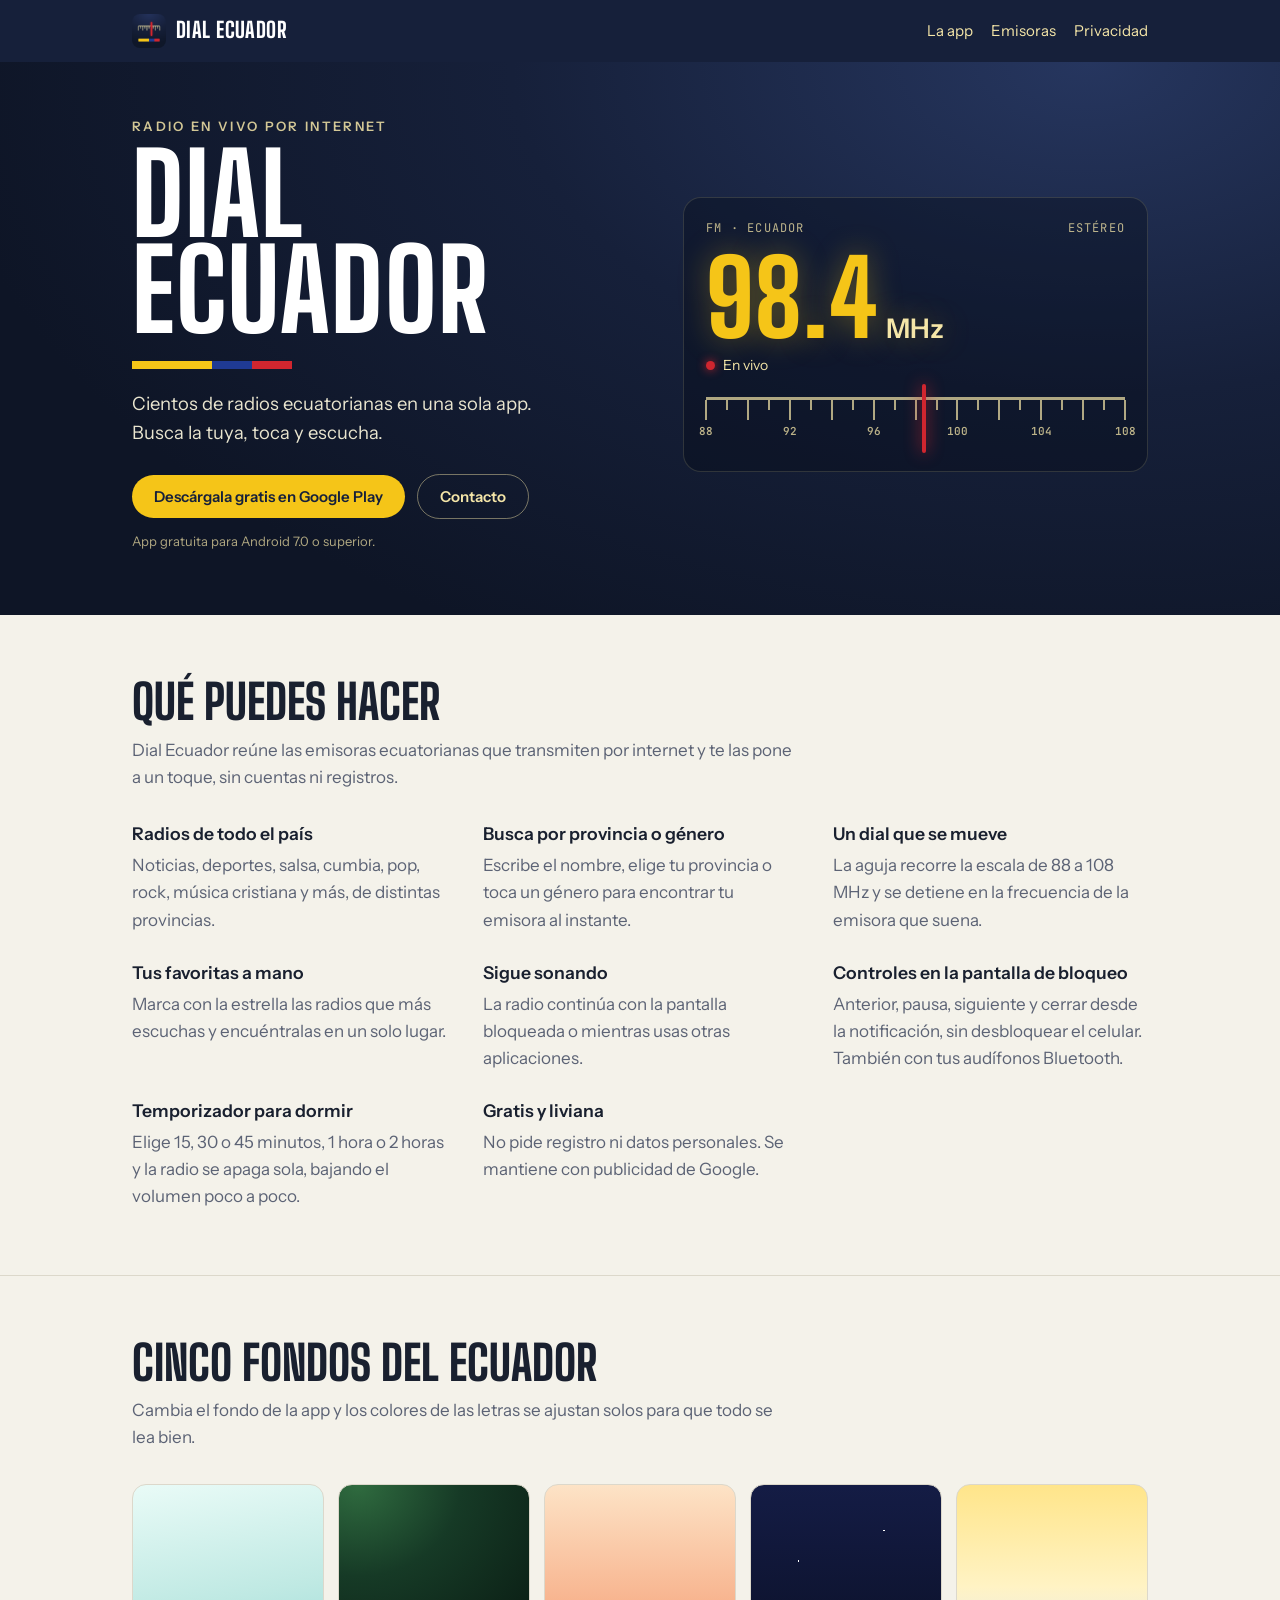
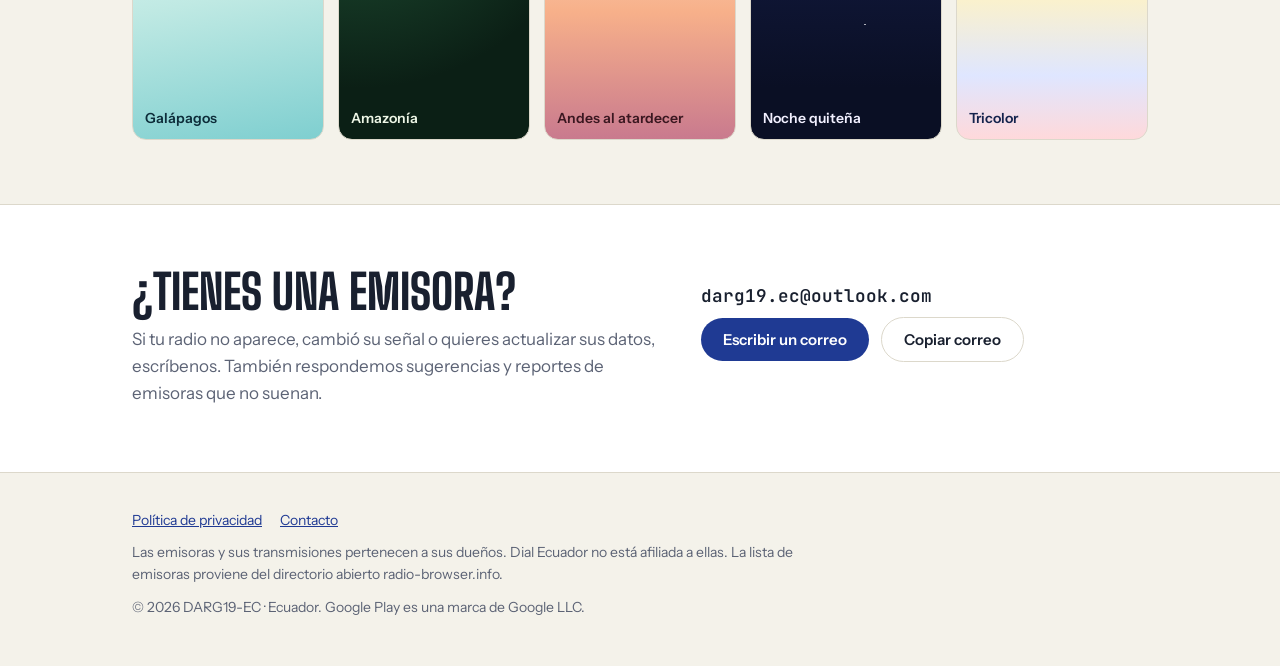
<file: index.html>
<!doctype html>
<html lang="es">
<head>
<meta charset="utf-8">
<meta name="viewport" content="width=device-width, initial-scale=1">
<title>Dial Ecuador · Radios del Ecuador en vivo</title>
<meta name="description" content="Dial Ecuador: app gratuita para Android con cientos de radios ecuatorianas en vivo. Busca por provincia o género, guarda favoritas y escucha sin registrarte.">
<meta property="og:title" content="Dial Ecuador · Radios del Ecuador en vivo">
<meta property="og:description" content="Las radios del Ecuador en vivo, en un solo dial.">
<meta property="og:image" content="img/compartir.png">
<meta name="theme-color" content="#16203a">
<link rel="icon" href="favicon.png">
<link rel="apple-touch-icon" href="apple-touch-icon.png">
<link rel="preconnect" href="https://fonts.googleapis.com">
<link rel="stylesheet" href="https://fonts.googleapis.com/css2?family=Big+Shoulders+Display:wght@800&family=Instrument+Sans:wght@400;600&family=JetBrains+Mono:wght@400;600&display=swap">
<link rel="stylesheet" href="estilos.css">
</head>
<body>

<header class="top">
  <div class="wrap">
    <a class="marca" href="./"><img src="img/icono-192.png" alt="">Dial Ecuador</a>
    <nav aria-label="Principal">
      <a href="#funciones">La app</a>
      <a href="#emisoras">Emisoras</a>
      <a href="privacidad.html">Privacidad</a>
    </nav>
  </div>
</header>

<main>
  <div class="hero">
    <div class="wrap">
      <div>
        <p class="kicker">Radio en vivo por internet</p>
        <h1>Dial<br>Ecuador</h1>
        <div class="tri"></div>
        <p class="lead">Cientos de radios ecuatorianas en una sola app. Busca la tuya, toca y escucha.</p>
        <div class="ctas">
          <a class="btn btn-pronto" href="https://play.google.com/store/apps/details?id=ec.dial.radio" target="_blank" rel="noopener">Descárgala gratis en Google Play</a>
          <a class="btn btn-linea" href="#emisoras">Contacto</a>
        </div>
        <p class="pronto-nota">App gratuita para Android 7.0 o superior.</p>
      </div>

      <div class="dial" aria-label="Dial de radio sintonizado en 98.4 megahertz">
        <div class="dial-top"><span>FM · Ecuador</span><span>Estéreo</span></div>
        <div class="freq">98.4<small>MHz</small></div>
        <div class="estado"><span class="vivo"></span>En vivo</div>
        <div class="escala" id="escala"><span class="aguja"></span></div>
      </div>
    </div>
  </div>

  <section id="funciones">
    <div class="wrap">
      <h2>Qué puedes hacer</h2>
      <p class="intro">Dial Ecuador reúne las emisoras ecuatorianas que transmiten por internet y te las pone a un toque, sin cuentas ni registros.</p>
      <div class="funciones">
        <div class="fn"><h3>Radios de todo el país</h3><p>Noticias, deportes, salsa, cumbia, pop, rock, música cristiana y más, de distintas provincias.</p></div>
        <div class="fn"><h3>Busca por provincia o género</h3><p>Escribe el nombre, elige tu provincia o toca un género para encontrar tu emisora al instante.</p></div>
        <div class="fn"><h3>Un dial que se mueve</h3><p>La aguja recorre la escala de 88 a 108 MHz y se detiene en la frecuencia de la emisora que suena.</p></div>
        <div class="fn"><h3>Tus favoritas a mano</h3><p>Marca con la estrella las radios que más escuchas y encuéntralas en un solo lugar.</p></div>
        <div class="fn"><h3>Sigue sonando</h3><p>La radio continúa con la pantalla bloqueada o mientras usas otras aplicaciones.</p></div>
        <div class="fn"><h3>Controles en la pantalla de bloqueo</h3><p>Anterior, pausa, siguiente y cerrar desde la notificación, sin desbloquear el celular. También con tus audífonos Bluetooth.</p></div>
        <div class="fn"><h3>Temporizador para dormir</h3><p>Elige 15, 30 o 45 minutos, 1 hora o 2 horas y la radio se apaga sola, bajando el volumen poco a poco.</p></div>
        <div class="fn"><h3>Gratis y liviana</h3><p>No pide registro ni datos personales. Se mantiene con publicidad de Google.</p></div>
      </div>
    </div>
  </section>

  <section class="fondos">
    <div class="wrap">
      <h2>Cinco fondos del Ecuador</h2>
      <p class="intro">Cambia el fondo de la app y los colores de las letras se ajustan solos para que todo se lea bien.</p>
      <div class="muestras">
        <div class="muestra m-gal">Galápagos</div>
        <div class="muestra m-ama">Amazonía</div>
        <div class="muestra m-and">Andes al atardecer</div>
        <div class="muestra m-noc">Noche quiteña</div>
        <div class="muestra m-tri">Tricolor</div>
      </div>
    </div>
  </section>

  <section class="emisoras" id="emisoras">
    <div class="wrap">
      <div>
        <h2>¿Tienes una emisora?</h2>
        <p class="intro" style="margin:0">Si tu radio no aparece, cambió su señal o quieres actualizar sus datos, escríbenos. También respondemos sugerencias y reportes de emisoras que no suenan.</p>
      </div>
      <div class="contacto">
        <span class="correo" id="correo">darg19.ec@outlook.com</span>
        <div class="ctas">
          <a class="btn btn-azul" href="mailto:darg19.ec@outlook.com?subject=Dial%20Ecuador">Escribir un correo</a>
          <button class="btn btn-linea" style="color:var(--fg);border-color:var(--line)" id="copiar" type="button">Copiar correo</button>
        </div>
        <span class="copiado" id="copiado" aria-live="polite"></span>
      </div>
    </div>
  </section>
</main>

<footer>
  <div class="wrap">
    <nav aria-label="Pie"><a href="privacidad.html">Política de privacidad</a><a href="#emisoras">Contacto</a></nav>
    <p>Las emisoras y sus transmisiones pertenecen a sus dueños. Dial Ecuador no está afiliada a ellas. La lista de emisoras proviene del directorio abierto radio-browser.info.</p>
    <p>© 2026 DARG19-EC · Ecuador. Google Play es una marca de Google LLC.</p>
  </div>
</footer>

<script>
// escala del dial: 88 a 108 MHz
(function(){
  const e=document.getElementById("escala");let h="";
  for(let f=88;f<=108;f++){const x=(f-88)/20*100;h+=`<i style="left:${x}%;height:${f%2===0?20:10}px"></i>`;if(f%4===0)h+=`<b style="left:${x}%">${f}</b>`}
  e.insertAdjacentHTML("afterbegin",h);
})();
// copiar correo
document.getElementById("copiar").addEventListener("click",()=>{
  const t="darg19.ec@outlook.com",msg=document.getElementById("copiado");
  const sel=()=>{const r=document.createRange();r.selectNodeContents(document.getElementById("correo"));const s=getSelection();s.removeAllRanges();s.addRange(r);msg.textContent="Correo seleccionado: cópialo con Ctrl+C."};
  try{navigator.clipboard.writeText(t).then(()=>msg.textContent="Correo copiado.",sel)}catch(e){sel()}
});
</script>
</body>
</html>
</file>
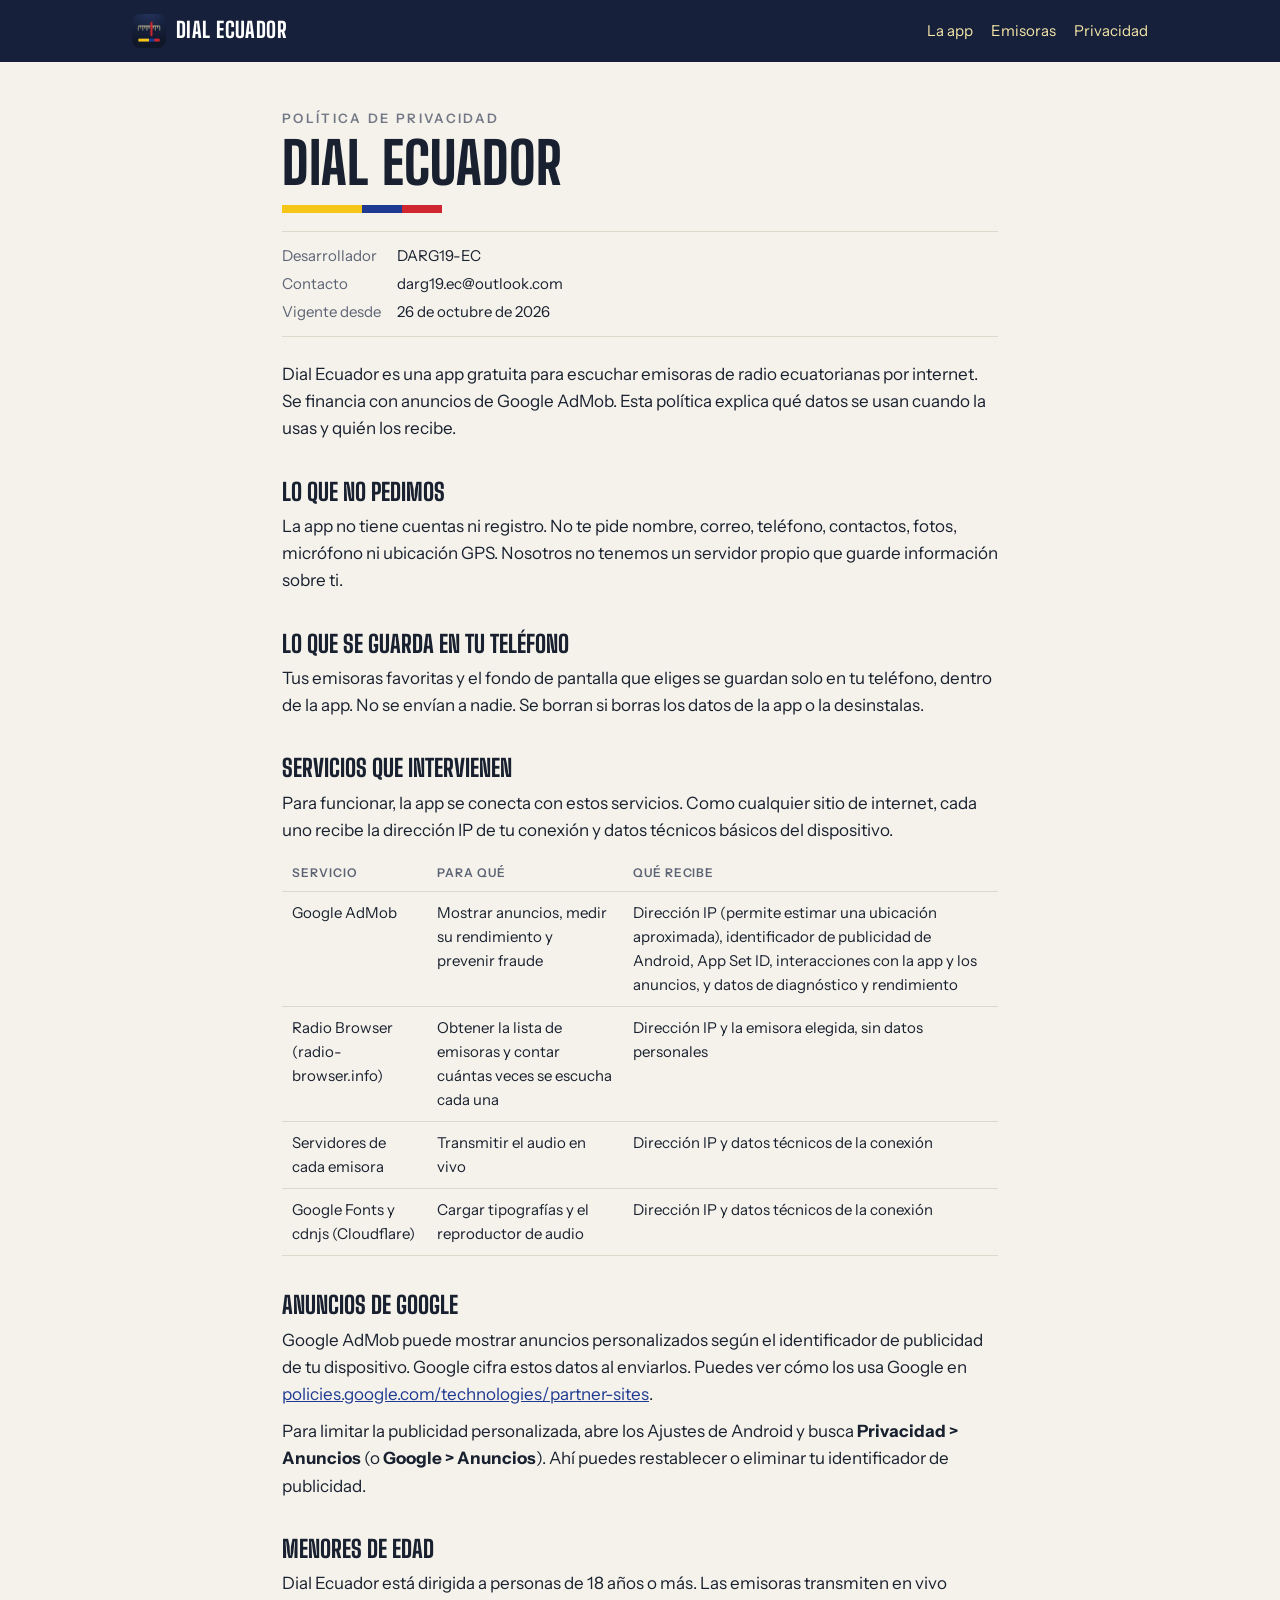
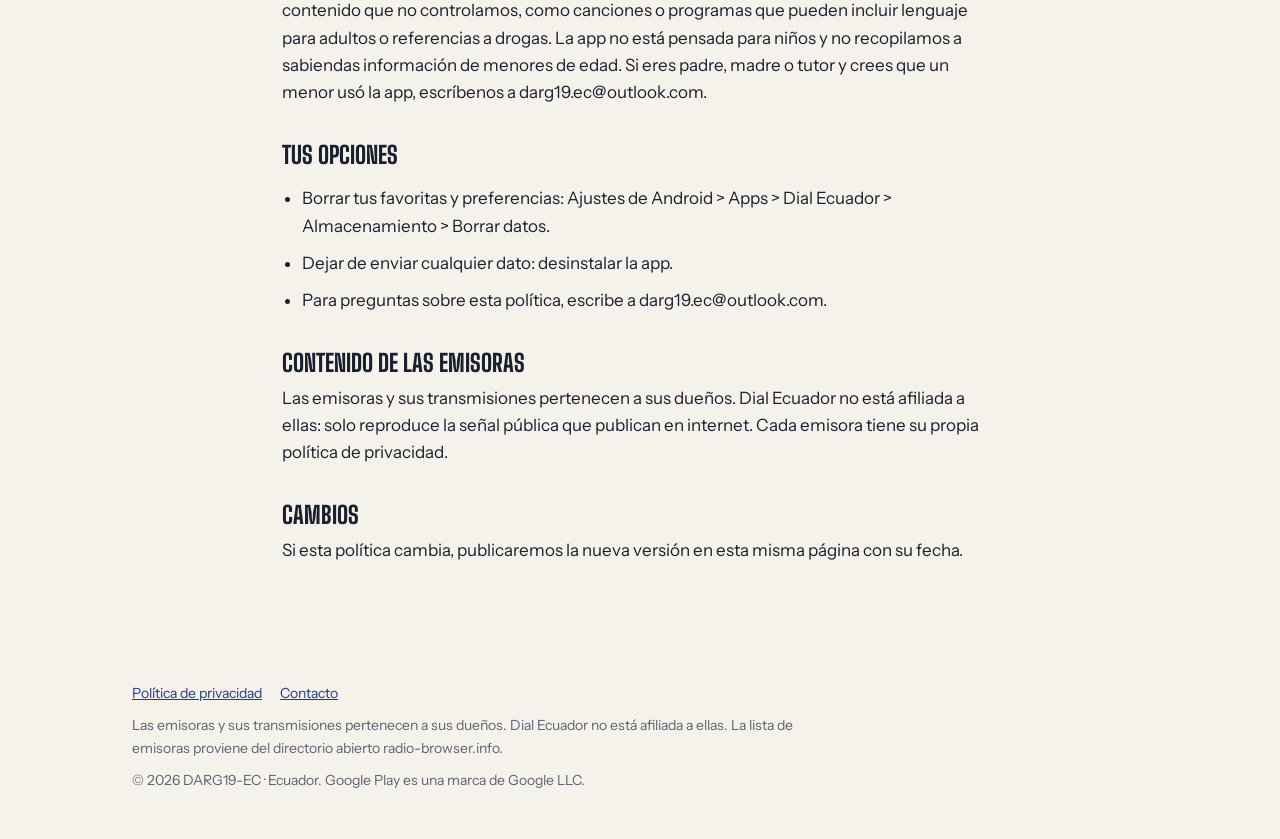
<file: privacidad.html>
<!doctype html>
<html lang="es">
<head>
<meta charset="utf-8">
<meta name="viewport" content="width=device-width, initial-scale=1">
<title>Política de privacidad · Dial Ecuador</title>
<meta name="description" content="Dial Ecuador: app gratuita para Android con cientos de radios ecuatorianas en vivo. Busca por provincia o género, guarda favoritas y escucha sin registrarte.">
<meta property="og:title" content="Dial Ecuador · Radios del Ecuador en vivo">
<meta property="og:description" content="Las radios del Ecuador en vivo, en un solo dial.">
<meta property="og:image" content="img/compartir.png">
<meta name="theme-color" content="#16203a">
<link rel="icon" href="favicon.png">
<link rel="apple-touch-icon" href="apple-touch-icon.png">
<link rel="preconnect" href="https://fonts.googleapis.com">
<link rel="stylesheet" href="https://fonts.googleapis.com/css2?family=Big+Shoulders+Display:wght@800&family=Instrument+Sans:wght@400;600&family=JetBrains+Mono:wght@400;600&display=swap">
<link rel="stylesheet" href="estilos.css">
</head>
<body>

<header class="top">
  <div class="wrap">
    <a class="marca" href="./"><img src="img/icono-192.png" alt="">Dial Ecuador</a>
    <nav aria-label="Principal">
      <a href="./#funciones">La app</a>
      <a href="./#emisoras">Emisoras</a>
      <a href="privacidad.html">Privacidad</a>
    </nav>
  </div>
</header>

<main class="texto">
  <p class="kicker" style="color:var(--muted)">Política de privacidad</p>
  <h1>Dial Ecuador</h1>
  <div class="tri" style="margin:16px 0 0"></div>

  <dl class="meta">
    <dt>Desarrollador</dt><dd>DARG19-EC</dd>
    <dt>Contacto</dt><dd>darg19.ec@outlook.com</dd>
    <dt>Vigente desde</dt><dd>26 de octubre de 2026</dd>
  </dl>

  <p>Dial Ecuador es una app gratuita para escuchar emisoras de radio ecuatorianas por internet. Se financia con anuncios de Google AdMob. Esta política explica qué datos se usan cuando la usas y quién los recibe.</p>

  <h2>Lo que no pedimos</h2>
  <p>La app no tiene cuentas ni registro. No te pide nombre, correo, teléfono, contactos, fotos, micrófono ni ubicación GPS. Nosotros no tenemos un servidor propio que guarde información sobre ti.</p>

  <h2>Lo que se guarda en tu teléfono</h2>
  <p>Tus emisoras favoritas y el fondo de pantalla que eliges se guardan solo en tu teléfono, dentro de la app. No se envían a nadie. Se borran si borras los datos de la app o la desinstalas.</p>

  <h2>Servicios que intervienen</h2>
  <p>Para funcionar, la app se conecta con estos servicios. Como cualquier sitio de internet, cada uno recibe la dirección IP de tu conexión y datos técnicos básicos del dispositivo.</p>
  <div class="tabla">
    <table>
      <thead><tr><th>Servicio</th><th>Para qué</th><th>Qué recibe</th></tr></thead>
      <tbody>
        <tr><td>Google AdMob</td><td>Mostrar anuncios, medir su rendimiento y prevenir fraude</td><td>Dirección IP (permite estimar una ubicación aproximada), identificador de publicidad de Android, App Set ID, interacciones con la app y los anuncios, y datos de diagnóstico y rendimiento</td></tr>
        <tr><td>Radio Browser (radio-browser.info)</td><td>Obtener la lista de emisoras y contar cuántas veces se escucha cada una</td><td>Dirección IP y la emisora elegida, sin datos personales</td></tr>
        <tr><td>Servidores de cada emisora</td><td>Transmitir el audio en vivo</td><td>Dirección IP y datos técnicos de la conexión</td></tr>
        <tr><td>Google Fonts y cdnjs (Cloudflare)</td><td>Cargar tipografías y el reproductor de audio</td><td>Dirección IP y datos técnicos de la conexión</td></tr>
      </tbody>
    </table>
  </div>

  <h2>Anuncios de Google</h2>
  <p>Google AdMob puede mostrar anuncios personalizados según el identificador de publicidad de tu dispositivo. Google cifra estos datos al enviarlos. Puedes ver cómo los usa Google en <a href="https://policies.google.com/technologies/partner-sites" target="_blank" rel="noopener">policies.google.com/technologies/partner-sites</a>.</p>
  <p>Para limitar la publicidad personalizada, abre los Ajustes de Android y busca <strong>Privacidad &gt; Anuncios</strong> (o <strong>Google &gt; Anuncios</strong>). Ahí puedes restablecer o eliminar tu identificador de publicidad.</p>

  <h2>Menores de edad</h2>
  <p>Dial Ecuador está dirigida a personas de 18 años o más. Las emisoras transmiten en vivo contenido que no controlamos, como canciones o programas que pueden incluir lenguaje para adultos o referencias a drogas. La app no está pensada para niños y no recopilamos a sabiendas información de menores de edad. Si eres padre, madre o tutor y crees que un menor usó la app, escríbenos a darg19.ec@outlook.com.</p>

  <h2>Tus opciones</h2>
  <ul>
    <li>Borrar tus favoritas y preferencias: Ajustes de Android &gt; Apps &gt; Dial Ecuador &gt; Almacenamiento &gt; Borrar datos.</li>
    <li>Dejar de enviar cualquier dato: desinstalar la app.</li>
    <li>Para preguntas sobre esta política, escribe a darg19.ec@outlook.com.</li>
  </ul>

  <h2>Contenido de las emisoras</h2>
  <p>Las emisoras y sus transmisiones pertenecen a sus dueños. Dial Ecuador no está afiliada a ellas: solo reproduce la señal pública que publican en internet. Cada emisora tiene su propia política de privacidad.</p>

  <h2>Cambios</h2>
  <p>Si esta política cambia, publicaremos la nueva versión en esta misma página con su fecha.</p>

</main>

<footer>
  <div class="wrap">
    <nav aria-label="Pie"><a href="privacidad.html">Política de privacidad</a><a href="./#emisoras">Contacto</a></nav>
    <p>Las emisoras y sus transmisiones pertenecen a sus dueños. Dial Ecuador no está afiliada a ellas. La lista de emisoras proviene del directorio abierto radio-browser.info.</p>
    <p>© 2026 DARG19-EC · Ecuador. Google Play es una marca de Google LLC.</p>
  </div>
</footer>

</body>
</html>
</file>
<file: estilos.css>
/* Dial Ecuador — sitio web
   Layout: cabecera tipo "radio de mesa" (fondo azul dial, aguja roja, cifra amarilla),
   luego secciones claras de lectura en una columna ancha. */
:root{
  --dial:#16203a; --dial-2:#0e1526; --dialink:#f5e6a8;
  --amarillo:#f5c518; --azul:#1f3a93; --rojo:#d0262f;
  --bg:#f4f2ea; --panel:#ffffff; --fg:#19202f; --muted:#5c6375; --line:#dcd8cb; --accent:#1f3a93;
  --display:"Big Shoulders Display","Arial Narrow",Impact,sans-serif;
  --body:"Instrument Sans",system-ui,-apple-system,"Segoe UI",sans-serif;
  --mono:"JetBrains Mono",ui-monospace,Menlo,Consolas,monospace;
  color-scheme:light;
}
@media (prefers-color-scheme:dark){:root{
  --bg:#0f131d; --panel:#171c2a; --fg:#e9eaf0; --muted:#a3a9bb; --line:#2a3247; --accent:#9db2ff; color-scheme:dark}}
*{box-sizing:border-box}
html{scroll-behavior:smooth}
@media (prefers-reduced-motion:reduce){html{scroll-behavior:auto}}
body{margin:0;background:var(--bg);color:var(--fg);font:17px/1.6 var(--body)}
img{max-width:100%;display:block}
a{color:var(--accent)}
a:focus-visible,button:focus-visible{outline:2px solid var(--amarillo);outline-offset:3px;border-radius:4px}
.wrap{max-width:1080px;margin:0 auto;padding-inline:16px}
@media (min-width:700px){.wrap{padding-inline:32px}}

/* barra superior */
.top{background:var(--dial);color:var(--dialink)}
.top .wrap{display:flex;align-items:center;justify-content:space-between;gap:16px;padding-block:14px}
.marca{display:flex;align-items:center;gap:10px;color:#fff;text-decoration:none;font:800 1.35rem/1 var(--display);text-transform:uppercase;letter-spacing:.02em}
.marca img{width:34px;height:34px;border-radius:8px}
.top nav{display:flex;gap:18px;font-size:15px;flex-wrap:wrap}
.top nav a{color:var(--dialink);text-decoration:none}
.top nav a:hover{color:#fff;text-decoration:underline}
@media (max-width:520px){.top nav a:not(:last-child){display:none}}

/* portada */
.hero{background:radial-gradient(90% 120% at 85% 0%,#26365f 0%,var(--dial) 50%,var(--dial-2) 100%);color:var(--dialink);overflow:hidden}
.hero .wrap{display:grid;grid-template-columns:1.1fr 1fr;gap:40px;align-items:center;padding-block:56px 64px}
@media (max-width:820px){.hero .wrap{grid-template-columns:1fr;gap:32px;padding-block:40px 48px}}
.kicker{font:600 13px var(--body);letter-spacing:.18em;text-transform:uppercase;margin:0;opacity:.85}
.hero h1{font:800 clamp(3.4rem,13vw,7rem)/.86 var(--display);text-transform:uppercase;color:#fff;margin:12px 0 0;letter-spacing:.01em}
.tri{height:8px;width:160px;background:linear-gradient(90deg,var(--amarillo) 0 50%,var(--azul) 50% 75%,var(--rojo) 75%);margin:22px 0 20px}
.hero p.lead{font-size:1.15rem;color:#e9e5cf;max-width:34ch;margin:0 0 26px}
.ctas{display:flex;gap:12px;flex-wrap:wrap;align-items:center}
.btn{display:inline-flex;align-items:center;gap:8px;font:600 15px var(--body);border-radius:999px;padding:12px 22px;text-decoration:none;border:0;cursor:pointer}
.btn-pronto{background:var(--amarillo);color:var(--dial)}
.btn-linea{background:transparent;color:var(--dialink);border:1px solid rgba(245,230,168,.45)}
.btn-linea:hover{border-color:var(--dialink)}
.pronto-nota{font-size:13px;opacity:.7;margin:12px 0 0}

/* dial */
.dial{background:rgba(5,9,20,.35);border:1px solid rgba(245,230,168,.15);border-radius:18px;padding:22px 22px 18px}
.dial-top{display:flex;justify-content:space-between;font:12px var(--mono);letter-spacing:.1em;text-transform:uppercase;opacity:.75}
.freq{font:800 clamp(4rem,14vw,6.5rem)/1 var(--display);color:var(--amarillo);text-shadow:0 0 30px rgba(245,197,24,.35);margin:10px 0 4px;font-variant-numeric:tabular-nums}
.freq small{font:600 .26em var(--body);color:var(--dialink);margin-left:8px}
.estado{display:flex;align-items:center;gap:8px;font-size:14px}
.vivo{width:9px;height:9px;border-radius:50%;background:var(--rojo);box-shadow:0 0 10px var(--rojo);animation:pulso 1.4s infinite}
@keyframes pulso{50%{opacity:.35}}
.escala{position:relative;height:56px;margin-top:20px;border-top:3px solid rgba(245,230,168,.7)}
.escala i{position:absolute;top:0;width:2px;margin-left:-1px;background:rgba(245,230,168,.7)}
.escala b{position:absolute;top:24px;transform:translateX(-50%);font:600 11px var(--mono);opacity:.75}
.aguja{position:absolute;top:-16px;bottom:0;left:52%;width:4px;margin-left:-2px;background:var(--rojo);box-shadow:0 0 16px var(--rojo);border-radius:2px;animation:sintoniza 2.4s cubic-bezier(.45,0,.2,1) .3s both}
@keyframes sintoniza{0%{left:0}45%{left:90%}70%{left:44%}85%{left:56%}100%{left:52%}}
@media (prefers-reduced-motion:reduce){.aguja,.vivo{animation:none}}

/* secciones */
section{padding-block:64px}
section h2{font:800 clamp(2rem,6vw,3rem)/.95 var(--display);text-transform:uppercase;margin:0 0 12px;text-wrap:balance}
.intro{color:var(--muted);max-width:60ch;margin:0 0 32px}
.funciones{display:grid;grid-template-columns:repeat(auto-fit,minmax(280px,1fr));gap:28px 36px}
.fn{min-width:0}
.fn h3{font:600 1.1rem/1.3 var(--body);margin:0 0 6px;display:flex;gap:10px;align-items:baseline}
.fn h3 span{font:600 12px var(--mono);color:var(--rojo)}
.fn p{margin:0;color:var(--muted)}

.fondos{border-top:1px solid var(--line)}
.muestras{display:grid;grid-template-columns:repeat(5,minmax(0,1fr));gap:14px}
@media (max-width:700px){.muestras{grid-template-columns:repeat(2,minmax(0,1fr))}.muestra{aspect-ratio:4/3}.muestra:last-child{grid-column:span 2;aspect-ratio:8/3}}
.muestra{border-radius:14px;aspect-ratio:3/4;max-width:100%;display:flex;align-items:flex-end;padding:12px;font:600 14px var(--body);border:1px solid var(--line)}
.m-gal{background:linear-gradient(170deg,#e9fbf7 0%,#bfe9e3 45%,#7fcfd0 100%);color:#0d2d3a}
.m-ama{background:radial-gradient(120% 80% at 10% 0%,#2f6b3f 0%,#163a26 45%,#0b1f15 100%);color:#eef6e6}
.m-and{background:linear-gradient(180deg,#fde3c6 0%,#f7b08a 50%,#c97a8e 100%);color:#3a1720}
.m-noc{background:radial-gradient(1.5px 1.5px at 25% 30%,#fff 50%,transparent 51%),radial-gradient(1.5px 1.5px at 70% 18%,#fff 50%,transparent 51%),radial-gradient(1.5px 1.5px at 60% 55%,#fffa 50%,transparent 51%),linear-gradient(180deg,#141c45 0%,#0a0f24 80%);color:#f2f0ff}
.m-tri{background:linear-gradient(180deg,#ffe58a 0%,#fff3c4 40%,#dfe6ff 75%,#ffd9db 100%);color:#14234d}

.emisoras{background:var(--panel);border-top:1px solid var(--line);border-bottom:1px solid var(--line)}
.emisoras .wrap{display:grid;grid-template-columns:1.2fr 1fr;gap:32px;align-items:center}
@media (max-width:820px){.emisoras .wrap{grid-template-columns:1fr}}
.contacto{display:grid;gap:10px;justify-items:start}
.correo{font:600 1.1rem var(--mono);overflow-wrap:anywhere;user-select:all}
.btn-azul{background:var(--azul);color:#fff}
.copiado{font-size:14px;color:var(--muted);min-height:1.4em}

footer{padding-block:36px 48px;color:var(--muted);font-size:14px}
footer .wrap{display:grid;gap:10px}
footer nav{display:flex;gap:18px;flex-wrap:wrap}
footer p{margin:0;max-width:75ch}

/* página de texto (privacidad) */
.texto{max-width:68ch;margin:0 auto;padding:48px 16px 72px}
.texto h1{font:800 clamp(2.4rem,9vw,3.6rem)/.92 var(--display);text-transform:uppercase;margin:6px 0 0}
.texto h2{font:800 1.5rem/1.1 var(--display);text-transform:uppercase;margin:36px 0 8px}
.texto p,.texto li{margin:0 0 10px}
.texto ul{padding-left:1.2em}
.meta{display:grid;grid-template-columns:auto 1fr;gap:4px 16px;border-block:1px solid var(--line);padding-block:12px;margin:18px 0 24px;font-size:15px}
.meta dt{color:var(--muted)} .meta dd{margin:0;min-width:0;overflow-wrap:anywhere}
.tabla{overflow-x:auto;margin:8px 0 14px}
.tabla table{border-collapse:collapse;width:100%;font-size:15px;min-width:540px}
.tabla th,.tabla td{text-align:left;vertical-align:top;padding:9px 10px;border-bottom:1px solid var(--line)}
.tabla th{font-size:12px;letter-spacing:.08em;text-transform:uppercase;color:var(--muted);font-weight:600}
</file>
